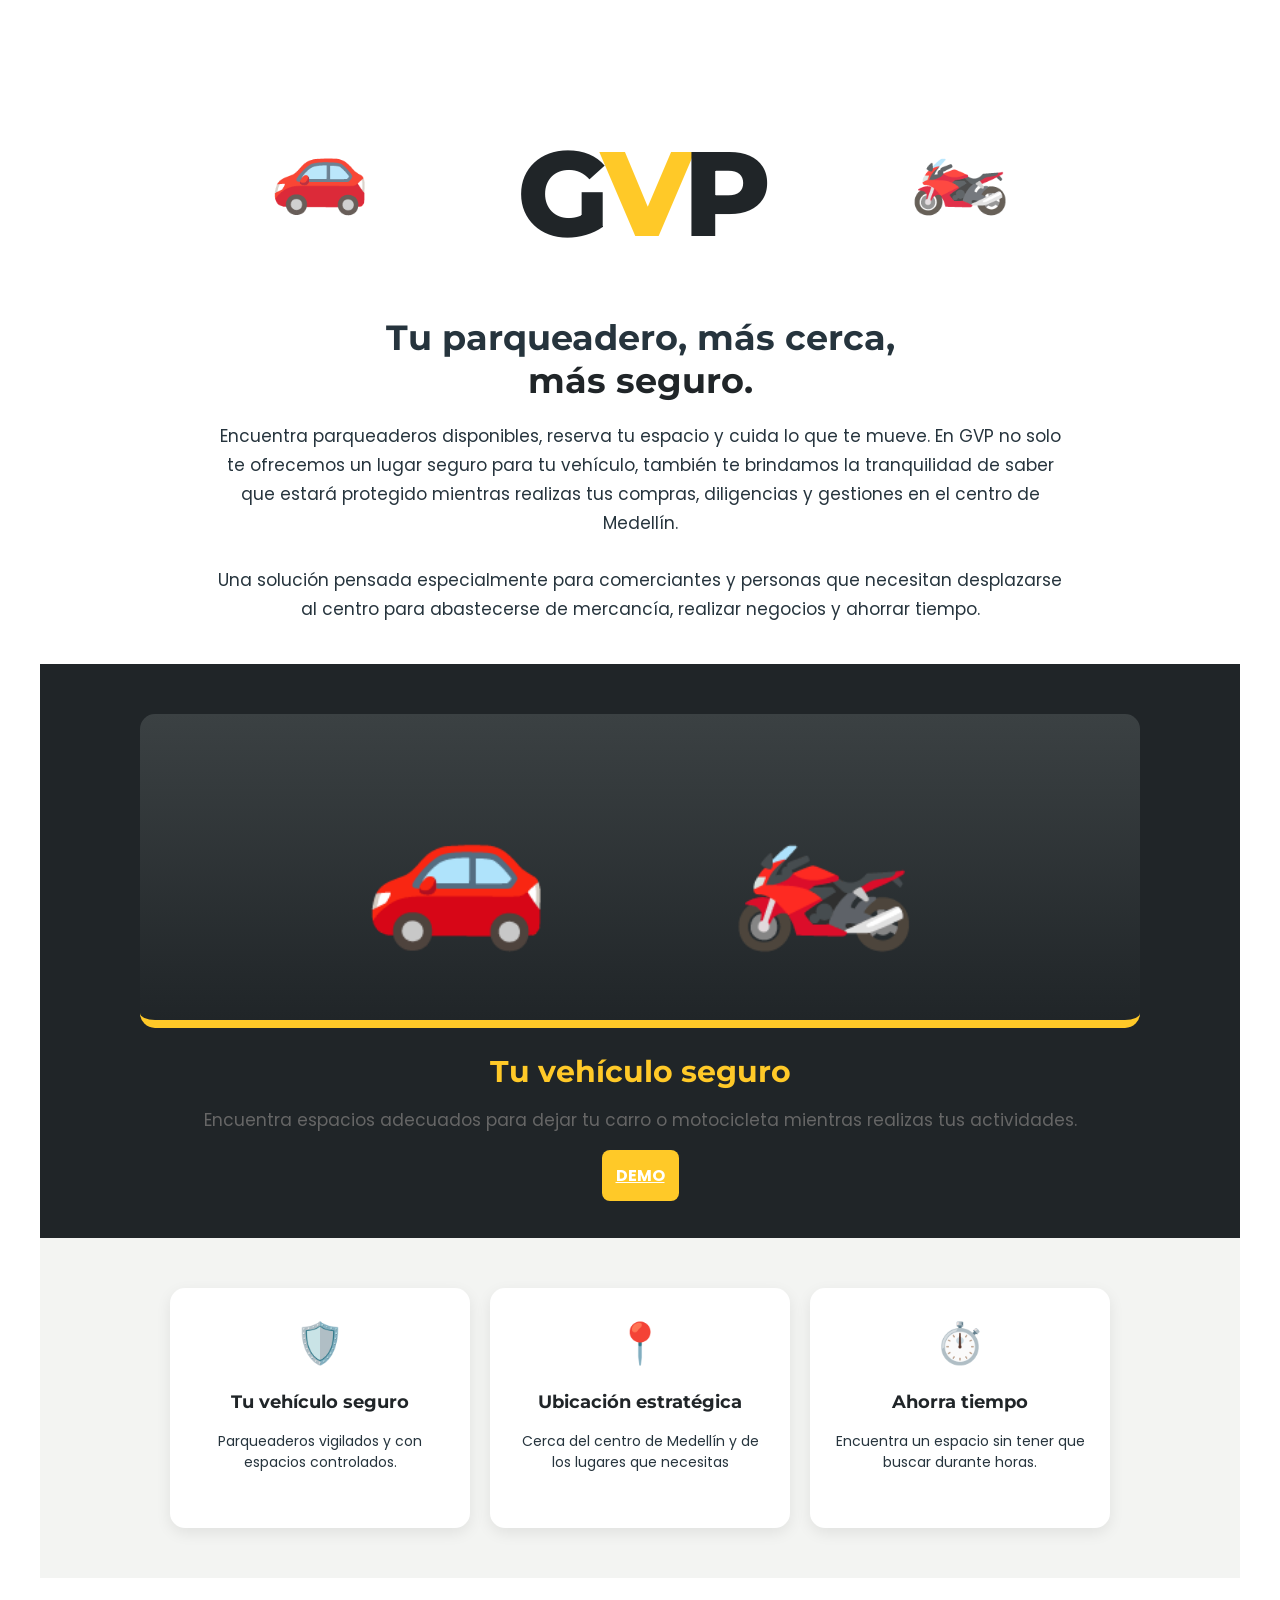
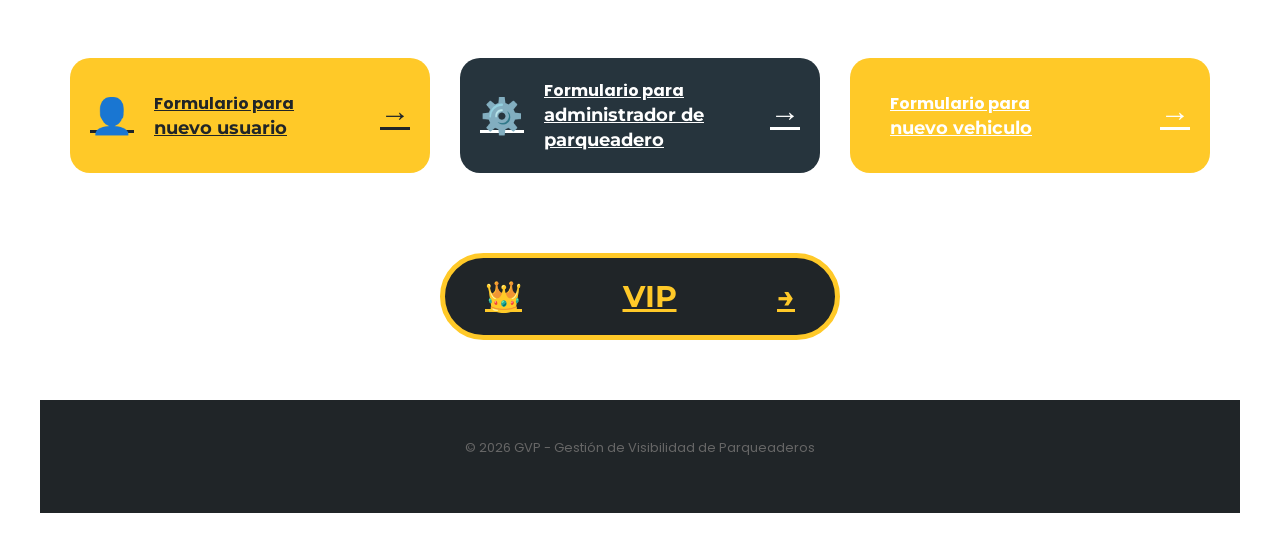
<file: index.html>
<!DOCTYPE html>
<html lang="es">

<head>
    <meta charset="UTF-8">
    <meta name="viewport" content="width=device-width, initial-scale=1.0">

    <title>GVP - Gestión de Visibilidad de Parqueaderos</title>

    <link rel="stylesheet" href="style.css">

    <!-- Fuentes -->
    <link rel="preconnect" href="https://fonts.googleapis.com">
    <link rel="preconnect" href="https://fonts.gstatic.com" crossorigin>

    <link href="https://fonts.googleapis.com/css2?family=Montserrat:wght@600;700;800&family=Poppins:wght@400;500;600&display=swap" rel="stylesheet">
</head>

<body>


    <header class="encabezado">

        <div class="logo">

            <div class="vehiculos">
                <span>🚗</span>
                <span>🏍️</span>
            </div>

            <h1>  G<span>V</span>P </h1>
         </div>

        <h2>
            Tu parqueadero, más cerca,<br>
            <strong>más seguro.</strong>
        </h2>

        <p class="descripcion">
            Encuentra parqueaderos disponibles, reserva tu espacio y
            cuida lo que te mueve. En GVP no solo te ofrecemos un lugar
            seguro para tu vehículo, también te brindamos la tranquilidad
            de saber que estará protegido mientras realizas tus compras,
            diligencias y gestiones en el centro de Medellín.
            <br><br>
            Una solución pensada especialmente para comerciantes y
            personas que necesitan desplazarse al centro para abastecerse
            de mercancía, realizar negocios y ahorrar tiempo.</p>

    </header>

    <section class="seguridad">

        <div class="imagen-seguridad">

            <div class="vehiculo"> 🚗</div>

            <div class="vehiculo"> 🏍️</div>
         </div>

        <div class="texto-seguridad">

            <h2>Tu vehículo seguro</h2>

            <p>Encuentra espacios adecuados para dejar tu carro o
            motocicleta mientras realizas tus actividades.</p>
        </div>

        <a class="button demo" href="demo.html">DEMO</a>
    </section>

    <section class="beneficios">

        <div class="beneficio">

            <div class="icono"> 🛡️</div>

            <h3>Tu vehículo seguro </h3>

            <p> Parqueaderos vigilados y con espacios controlados.</p>
        </div>


        <div class="beneficio">

            <div class="icono">📍</div>

            <h3>Ubicación estratégica </h3>

            <p> Cerca del centro de Medellín y de los lugares que necesitas</p>
         </div>


        <div class="beneficio">

            <div class="icono">⏱️</div>

            <h3>Ahorra tiempo</h3>

            <p>Encuentra un espacio sin tener que buscar durante horas.</p>

        </div>

    </section>

    <section class="formularios">

        <a class="boton usuario" href="registroUsuario.html">

            <span class="icono-boton">👤</span>

            <span> Formulario para<br>
            <strong>nuevo usuario</strong> </span>

            <span class="flecha"> → </span>
        </a>


        <a class="boton administrador" href="parqueadero.html">

            <span class="icono-boton">⚙️ </span>

            <span>Formulario para<br>
            <strong>administrador de parqueadero</strong> </span>

            <span class="flecha"> →</span>
        </a>

        <a class="boton carritos" href="registroVehiculo.html">

            <span class="icono-boton"> </span>

            <span>Formulario para<br>
            <strong>nuevo vehiculo</strong> </span>

            <span class="flecha"> →</span>
        </a>

    </section>

    <section class="vip">

        <a class="boton-vip" href="planes.html">

            <span class="corona"> 👑</span>

            <strong> VIP</strong>

            <span> →</span>
        </a>
    </section>

    <footer>
        <p> © 2026 GVP - Gestión de Visibilidad de Parqueaderos</p>
    </footer>

</body>

</html>
</file>
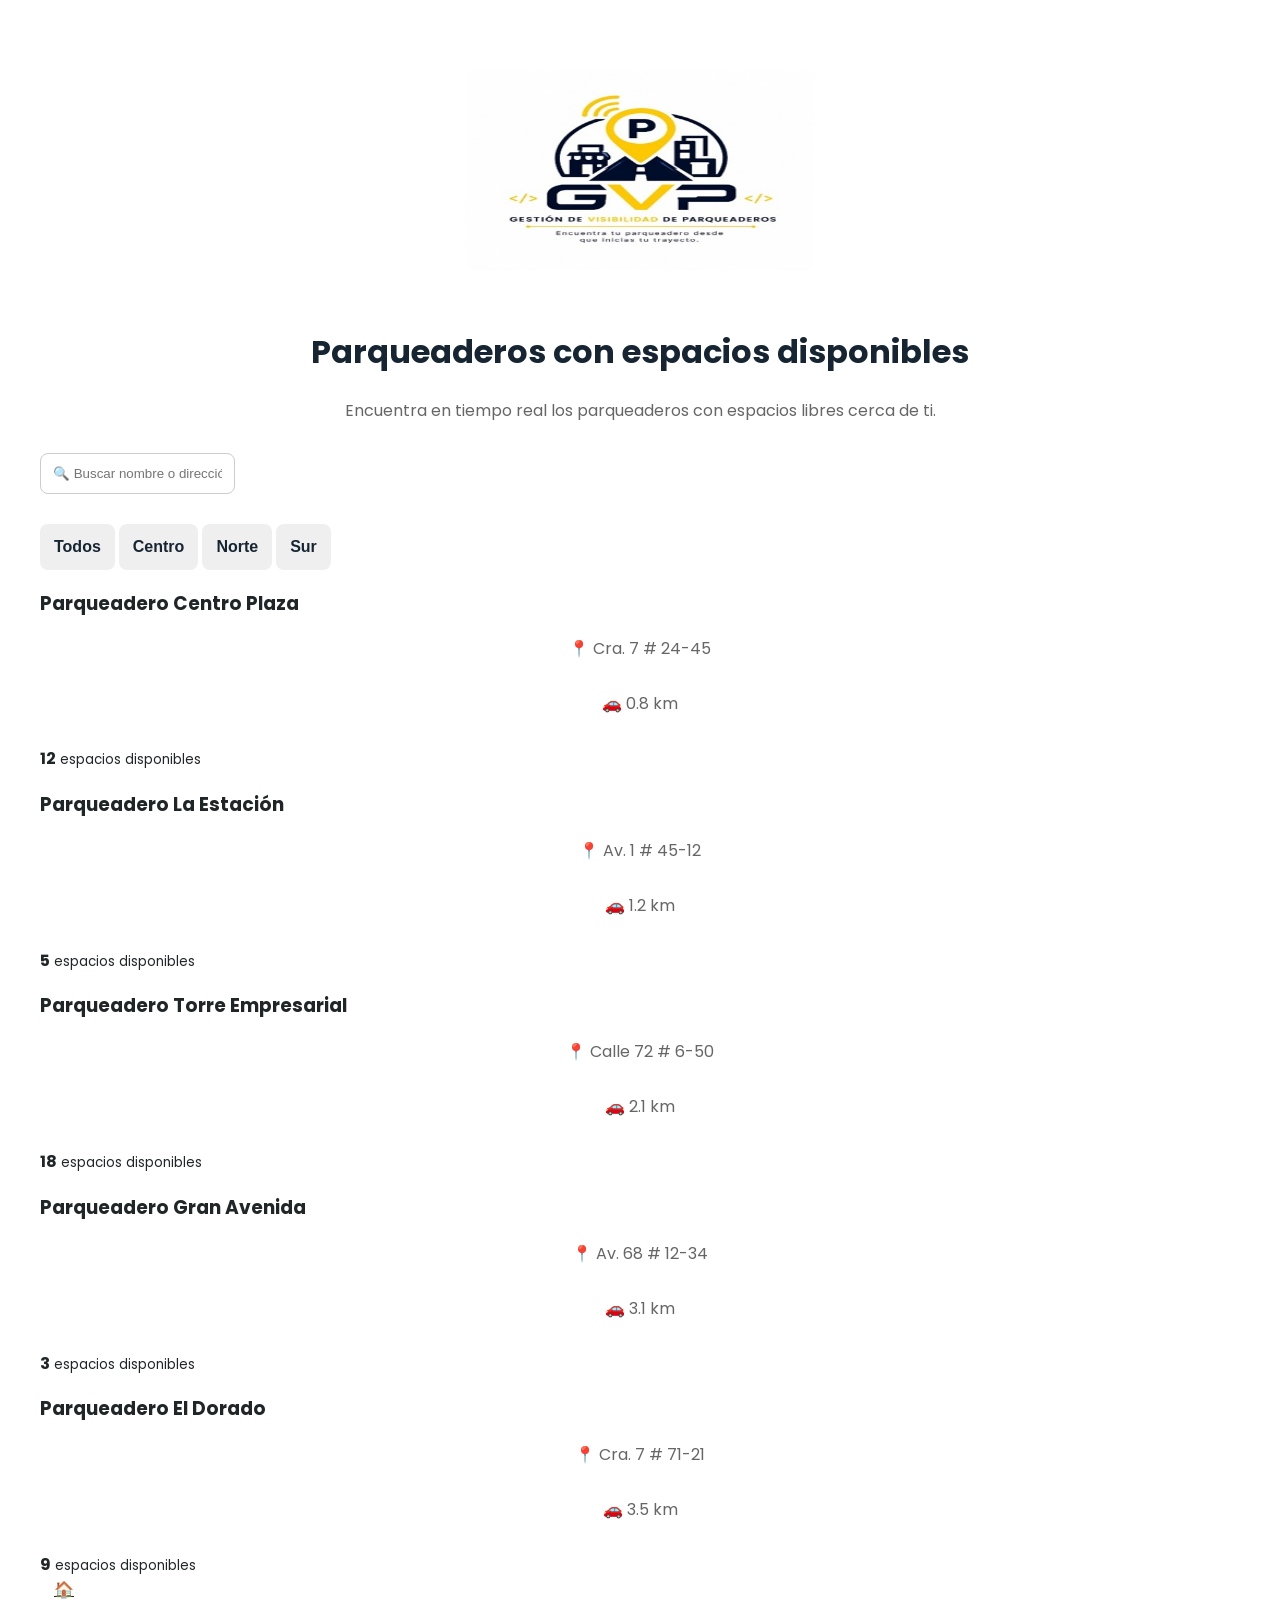
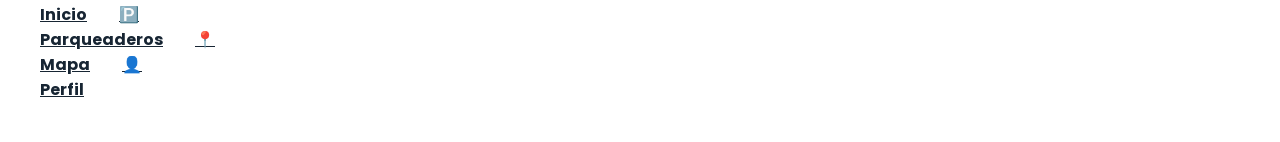
<file: demo.html>
<!DOCTYPE html>
<html lang="es">

<head>
    <meta charset="UTF-8">
    <meta name="viewport" content="width=device-width, initial-scale=1.0">
    <title>GVP - Demo</title>
    <link rel="stylesheet" href="style.css">
    <link rel="preconnect" href="https://fonts.googleapis.com">
    <link rel="preconnect" href="https://fonts.gstatic.com" crossorigin>

    <link href="https://fonts.googleapis.com/css2?family=Montserrat:wght@600;700;800&family=Poppins:wght@400;500;600&display=swap" rel="stylesheet">
</head>

<body>
    <section>
        <div class="logo">
            <img src="assets/logo.jpeg" alt="logo" width="350px" height="200px">
        </div>
    </section>

    <div class="cuerpo">

        <main class="principal">
        <h1>Parqueaderos con <span class="amarillo">espacios disponibles</span></h1>
        <p>Encuentra en tiempo real los parqueaderos con espacios libres cerca de ti.</p>

        <input type="text" class="buscador" placeholder="🔍 Buscar nombre o dirección...">

        <div class="filtros">
            <button class="filtro seleccionado">Todos</button>
            <button class="filtro">Centro</button>
            <button class="filtro">Norte</button>
            <button class="filtro">Sur</button>
        </div>

        <div class="tarjeta">
            <div class="foto"></div>
            <div class="datos">
            <h3>Parqueadero Centro Plaza</h3>
            <p>📍 Cra. 7 # 24-45</p>
            <p>🚗 0.8 km</p>
            </div>
            <div class="espacios">
            <strong>12</strong>
            <small>espacios disponibles</small>
            </div>
        </div>

        <div class="tarjeta">
            <div class="foto"></div>
            <div class="datos">
            <h3>Parqueadero La Estación</h3>
            <p>📍 Av. 1 # 45-12</p>
            <p>🚗 1.2 km</p>
            </div>
            <div class="espacios">
            <strong>5</strong>
            <small>espacios disponibles</small>
            </div>
        </div>

        <div class="tarjeta">
            <div class="foto"></div>
            <div class="datos">
            <h3>Parqueadero Torre Empresarial</h3>
            <p>📍 Calle 72 # 6-50</p>
            <p>🚗 2.1 km</p>
            </div>
            <div class="espacios">
            <strong>18</strong>
            <small>espacios disponibles</small>
            </div>
        </div>

        <div class="tarjeta">
            <div class="foto"></div>
            <div class="datos">
            <h3>Parqueadero Gran Avenida</h3>
            <p>📍 Av. 68 # 12-34</p>
            <p>🚗 3.1 km</p>
            </div>
            <div class="espacios">
            <strong>3</strong>
            <small>espacios disponibles</small>
            </div>
        </div>

        <div class="tarjeta">
            <div class="foto"></div>
            <div class="datos">
            <h3>Parqueadero El Dorado</h3>
            <p>📍 Cra. 7 # 71-21</p>
            <p>🚗 3.5 km</p>
            </div>
            <div class="espacios">
            <strong>9</strong>
            <small>espacios disponibles</small>
            </div>
        </div>
        </main>
    </div>

    <nav class="inferior">
        <a href="#" class="activo">🏠<br>Inicio</a>
        <a href="#">🅿️<br>Parqueaderos</a>
        <a href="#">📍<br>Mapa</a>
        <a href="#">👤<br>Perfil</a>
    </nav>

</body>
</html>
</file>
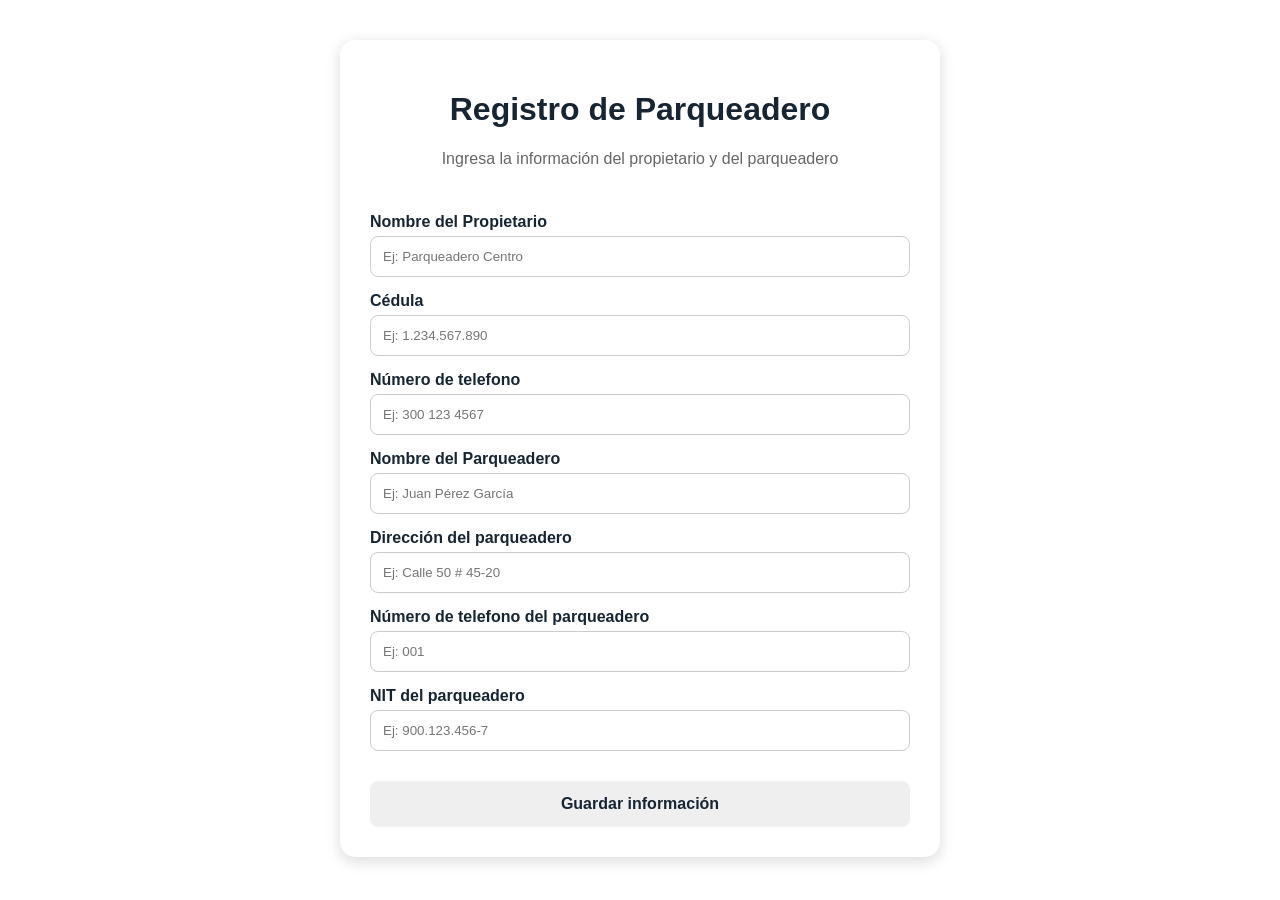
<file: parqueadero.html>
<!DOCTYPE html>
<html lang="es">
<head>
    <meta charset="UTF-8">
    <meta name="viewport" content="width=device-width, initial-scale=1.0">
    <title>GVP - Registro de Parqueadero</title>

    <link rel="stylesheet" href="style.css">
</head>

<body>

    <div class="formulario">

        <h1>Registro de Parqueadero</h1>
        <p>Ingresa la información del propietario y del parqueadero</p>

        <form>

            <label>Nombre del Propietario</label>
            <input type="text" placeholder="Ej: Parqueadero Centro">

            <label>Cédula</label>
            <input type="text" placeholder="Ej: 1.234.567.890">

            <label>Número de telefono</label>
            <input type="tel" placeholder="Ej: 300 123 4567">

            <label>Nombre del Parqueadero</label>
            <input type="text" placeholder="Ej: Juan Pérez García">

            <label>Dirección del parqueadero</label>
            <input type="text" placeholder="Ej: Calle 50 # 45-20">

            <label>Número de telefono del parqueadero</label>
            <input type="text" placeholder="Ej: 001">

            <label>NIT del parqueadero</label>
            <input type="text" placeholder="Ej: 900.123.456-7">

            <button type="submit">Guardar información</button>

        </form>

    </div>

</body>
</html>
</file>
<file: style.css>
body {
    font-family: arial, sans-serif;
    background-color: #f4f4f4;
    margin: 0;
    padding: 40px;
}
.formulario {
    width: 600px;
    margin: auto;
    background-color: white;
    padding: 30px;
    border-radius: 15px;
    box-shadow: 0 4px 15px rgba(0, 0, 0, 0.15);
}
h1{
    text-align: center ;
    color: #172533;
}
p {
    text-align: center;
    color: #666;
    margin-bottom: 30px;
}
form {
    display: flex;
    flex-direction: column;
}
label {
    margin-top: 15px;
    margin-bottom: 5px;
    font-weight: bold;
    color: #172533;
}
input,
select {
    padding: 12px;
    border: 1px solid #ccc;
    border-radius: 8px;
    font-size: 15 px;
}

/*input: :focus,select: :focus {
    outline: none;
    border-color: #f5c400;
}*/

button {
    margin-top: 30px;
    padding: 14px;
    border: none;
    border-radius: 8px;
    background-color: f5c400;
    color: #172533;
    font-size: 16px;
    font-weight: bold;
    cursor: pointer;
}
button:hover {
    background-color: #e0b400;
}

a {
    margin-top: 30px;
    padding: 14px;
    border: none;
    border-radius: 8px;
    background-color: f5c400;
    color: #172533;
    font-size: 16px;
    font-weight: bold;
    cursor: pointer;
}
a:hover {
    background-color: #e0b400;
}

/*NICO*/
/* ==============================
   COLORES DE GVP
   ============================== */

:root {

    --negro: #202528;
    --amarillo: #FFC928;
    --blanco: #FFFFFF;
    --gris-claro: #F3F4F2;
    --gris-azulado: #26343D;
    --amarillo-suave: #FFE37A;

}

* {
    box-sizing: border-box;
}

body {

    margin: 0;

    background-color: var(--blanco);

    color: var(--negro);

    font-family: "Poppins", sans-serif;
}

.encabezado {

    text-align: center;

    padding: 50px 20px 40px;

    background-color: var(--blanco);
}

.logo {

    position: relative;

    max-width: 800px;

    margin: auto;

    padding: 30px;
}

.logo h1 {

    margin: 0;

    font-family: "Montserrat", sans-serif;

    font-size: 120px;

    font-weight: 800;

    letter-spacing: -8px;

    color: var(--negro);

    position: relative;

    z-index: 2;
}

.logo h1 span {

    color: var(--amarillo);

}

.vehiculos {

    position: absolute;

    width: 100%;

    top: 20px;

    left: 0;

    display: flex;

    justify-content: space-between;

    padding: 0 30px;

    font-size: 80px;

    opacity: 0.85;

    z-index: 1;
}

.encabezado h2 {

    font-family: "Montserrat", sans-serif;

    font-size: 35px;

    margin: 20px 0;

    color: var(--gris-azulado);
}


.encabezado h2 strong {

    color: var(--negro);

}

.descripcion {

    max-width: 850px;

    margin: auto;

    font-size: 17px;

    line-height: 1.7;

    color: var(--gris-azulado);
}

.seguridad {

    background-color: var(--negro);

    color: var(--blanco);

    padding: 50px 30px;

    text-align: center;
}

.imagen-seguridad {

    max-width: 1000px;

    min-height: 300px;

    margin: auto;

    display: flex;

    justify-content: center;

    align-items: center;

    gap: 100px;

    background:

        linear-gradient(
            to bottom,
            #3b4143,
            #202528
        );

    border-radius: 15px;

    border-bottom: 8px solid var(--amarillo);
}


.imagen-seguridad .vehiculo {

    font-size: 150px;

    padding: 40px;

}


.texto-seguridad h2 {

    font-family: "Montserrat", sans-serif;

    font-size: 30px;

    color: var(--amarillo);

    margin-bottom: 10px;
}


.texto-seguridad p {

    font-size: 17px;

}

.beneficios {

    display: flex;

    justify-content: center;

    gap: 20px;

    padding: 50px 30px;

    background-color: var(--gris-claro);
}


.beneficio {

    width: 300px;

    padding: 25px;

    text-align: center;

    background-color: var(--blanco);

    border-radius: 15px;

    box-shadow: 0 5px 15px rgba(0, 0, 0, 0.08);
}


.icono {

    font-size: 40px;

    margin-bottom: 10px;
}


.beneficio h3 {

    font-family: "Montserrat", sans-serif;

    font-size: 18px;

    color: var(--negro);
}


.beneficio p {

    color: var(--gris-azulado);
    font-size: 14px;
    line-height: 1.5;
}

.formularios {

    display: flex;

    justify-content: center;

    gap: 30px;

    padding: 50px 30px;

}

.boton {

    width: 420px;

    min-height: 110px;

    border: none;

    border-radius: 20px;

    padding: 20px;

    display: flex;

    align-items: center;

    gap: 20px;

    font-family: "Poppins", sans-serif;

    font-size: 16px;

    text-align: left;

    cursor: pointer;

    transition: 0.3s;
}

.usuario {

    background-color: var(--amarillo);

    color: var(--negro);
}

.administrador {

    background-color: var(--gris-azulado);

    color: var(--blanco);
}

.carritos {

    background-color: var(--amarillo);

    color: var(--blanco);
}

.demo {

    background-color: var(--amarillo);

    color: var(--blanco);
}

.icono-boton {

    font-size: 35px;
}

.boton strong {

    font-family: "Montserrat", sans-serif;

    font-size: 18px;
}


/* Flecha */

.flecha {

    margin-left: auto;

    font-size: 30px;
}


/* Efecto al pasar el mouse */

.boton:hover {

    transform: translateY(-5px);

}


/* ==============================
   BOTÓN VIP
   ============================== */

.vip {

    display: flex;

    justify-content: center;

    padding: 0 30px 60px;

}


.boton-vip {

    width: 400px;

    padding: 20px 40px;

    border-radius: 50px;

    border: 5px solid var(--amarillo);

    background-color: var(--negro);

    color: var(--amarillo);

    display: flex;

    justify-content: space-between;

    align-items: center;

    font-family: "Montserrat", sans-serif;

    font-size: 30px;

    cursor: pointer;

    transition: 0.3s;
}


.boton-vip:hover {

    background-color: var(--amarillo);

    color: var(--negro);

}

footer {

    text-align: center;

    padding: 25px;

    background-color: var(--negro);

    color: var(--blanco);

    font-size: 13px;
}


/*ia */

@media (max-width: 768px) {

    .logo h1 {

        font-size: 80px;

    }


    .vehiculos {

        font-size: 45px;

    }


    .encabezado h2 {

        font-size: 25px;

    }


    .descripcion {

        font-size: 15px;

    }


    .beneficios {

        flex-direction: column;

        align-items: center;

    }


    .formularios {

        flex-direction: column;

        align-items: center;

    }


    .boton {

        width: 100%;

        max-width: 420px;

    }


    .imagen-seguridad {

        gap: 20px;

    }


    .imagen-seguridad .vehiculo {

        font-size: 80px;

    }


    .boton-vip {

        width: 100%;

        max-width: 400px;

    }

}

.logo {
    text-align: center;
}

img {
    border-radius: 10px;
}
</file>
